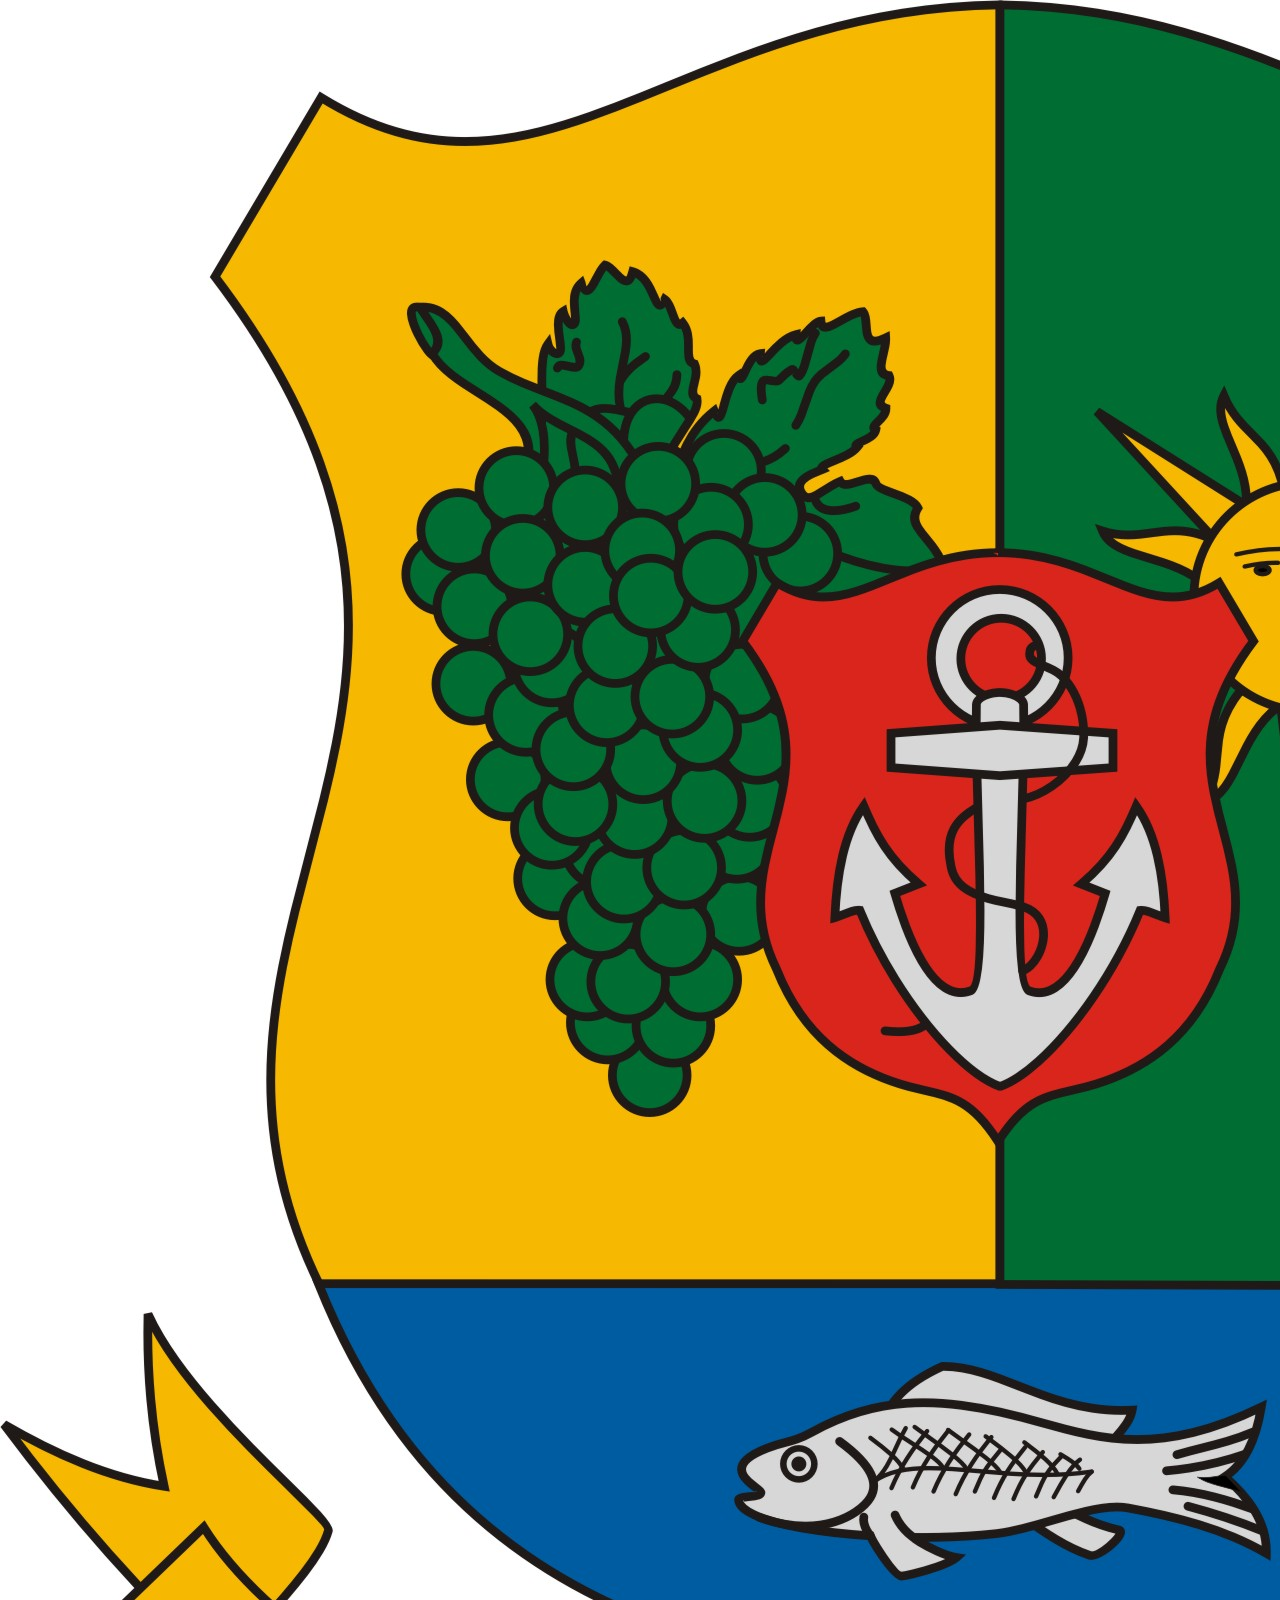
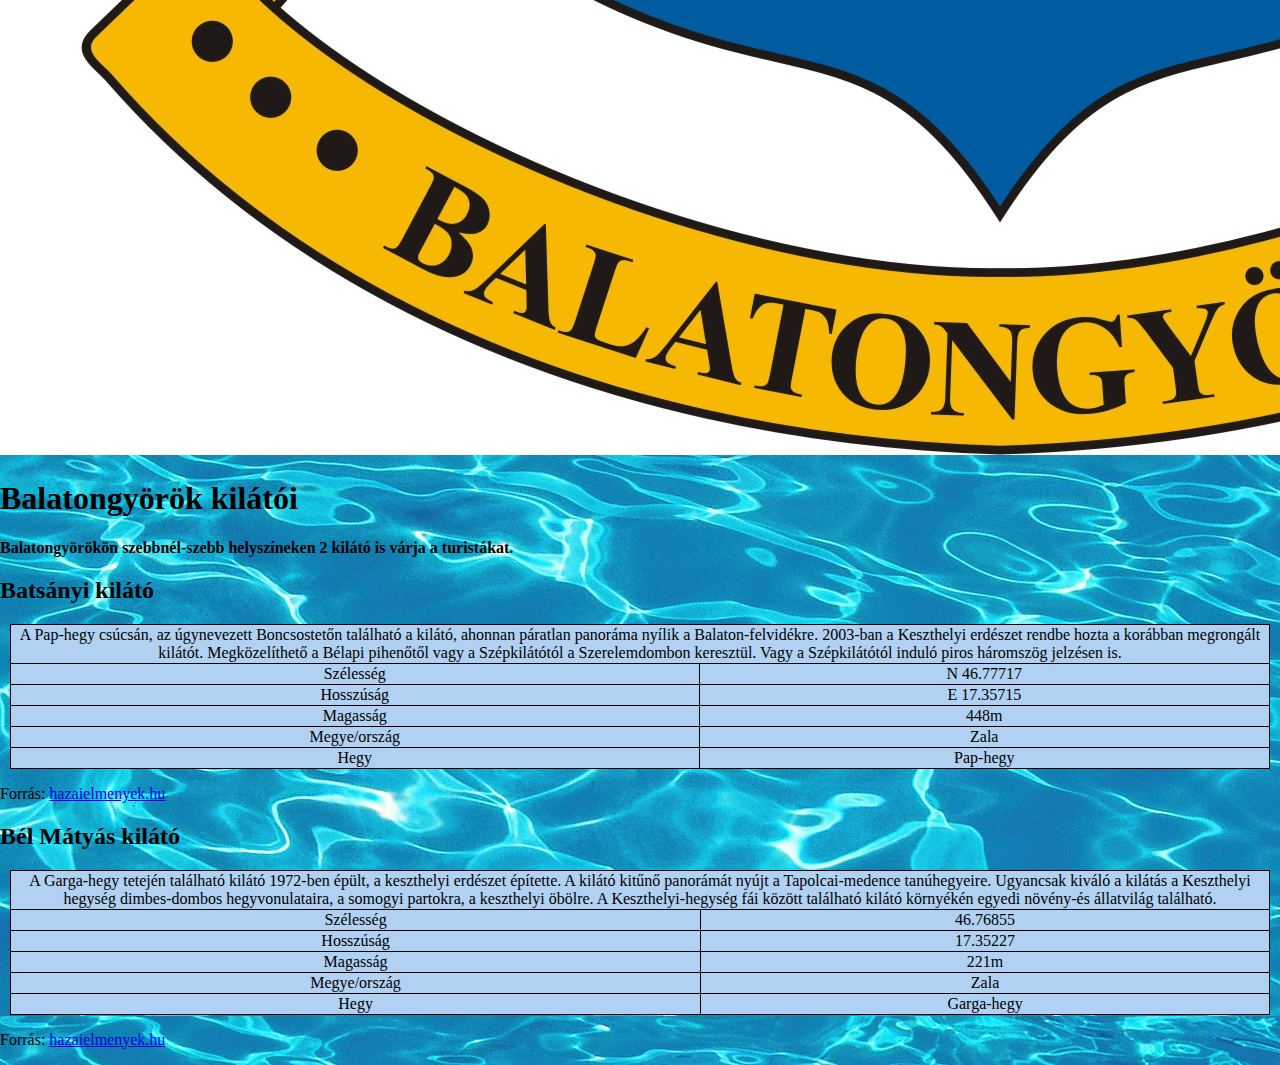
<file: balatongyorok/index.html>
<!DOCTYPE html>
<html>

<head>
    <meta charset="UTF-8">
    <title>Balatongyörök kilátói</title>
    <link rel="stylesheet" href="balatongyorok.css">
</head>

<body>
    <div class="content">
        <div class="header">
            <img class="crest" src="cimer.jpg">
            <h1>Balatongyörök kilátói</h1>
        </div>
        <p>
            <b>Balatongyörökön szebbnél-szebb helyszíneken 2 kilátó is várja a turistákat.</b>
        </p>
        <div class="panel align-left">
            <h2>Batsányi kilátó</h2>
            <table>
                <tr>
                    <td colspan="2">A Pap-hegy csúcsán, az úgynevezett Boncsostetőn található a kilátó, ahonnan páratlan panoráma nyílik
                        a Balaton-felvidékre. 2003-ban a Keszthelyi erdészet rendbe hozta a korábban megrongált kilátót.
                        Megközelíthető a Bélapi pihenőtől vagy a Szépkilátótól a Szerelemdombon keresztül. Vagy a Szépkilátótól
                        induló piros háromszög jelzésen is.
                    </td>
                </tr>
                <tr>
                    <td>Szélesség</td>
                    <td>N 46.77717 </td>
                </tr>
                <tr>
                    <td>Hosszúság</td>
                    <td>E 17.35715</td>
                </tr>
                <tr>
                    <td>Magasság</td>
                    <td>448m</td>
                </tr>
                <tr>
                    <td>Megye/ország</td>
                    <td>Zala</td>
                </tr>
                <tr>
                    <td>Hegy</td>
                    <td>Pap-hegy</td>
                </tr>
            </table>
            <p>Forrás:
                <a href="http://hazaielmenyek.hu" target="_blank">hazaielmenyek.hu</a>
            </p>
        </div>
        <div class="panel align-right">
            <h2>Bél Mátyás kilátó</h2>
            <table>
                <tr>
                    <td colspan="2">A Garga-hegy tetején található kilátó 1972-ben épült, a keszthelyi erdészet építette. A kilátó kitűnő
                        panorámát nyújt a Tapolcai-medence tanúhegyeire. Ugyancsak kiváló a kilátás a Keszthelyi hegység
                        dimbes-dombos hegyvonulataira, a somogyi partokra, a keszthelyi öbölre. A Keszthelyi-hegység fái
                        között található kilátó környékén egyedi növény-és állatvilág található.</td>
                </tr>
                <tr>
                    <td>Szélesség</td>
                    <td>46.76855</td>
                </tr>
                <tr>
                    <td>Hosszúság</td>
                    <td>17.35227</td>
                </tr>
                <tr>
                    <td>Magasság</td>
                    <td>221m</td>
                </tr>
                <tr>
                    <td>Megye/ország</td>
                    <td>Zala</td>
                </tr>
                <tr>
                    <td>Hegy</td>
                    <td>Garga-hegy</td>
                </tr>
            </table>
            <p>Forrás:
                <a href="http://hazaielmenyek.hu" target="_blank">hazaielmenyek.hu</a>
            </p>
        </div>
    </div>
</body>
</html>
</file>
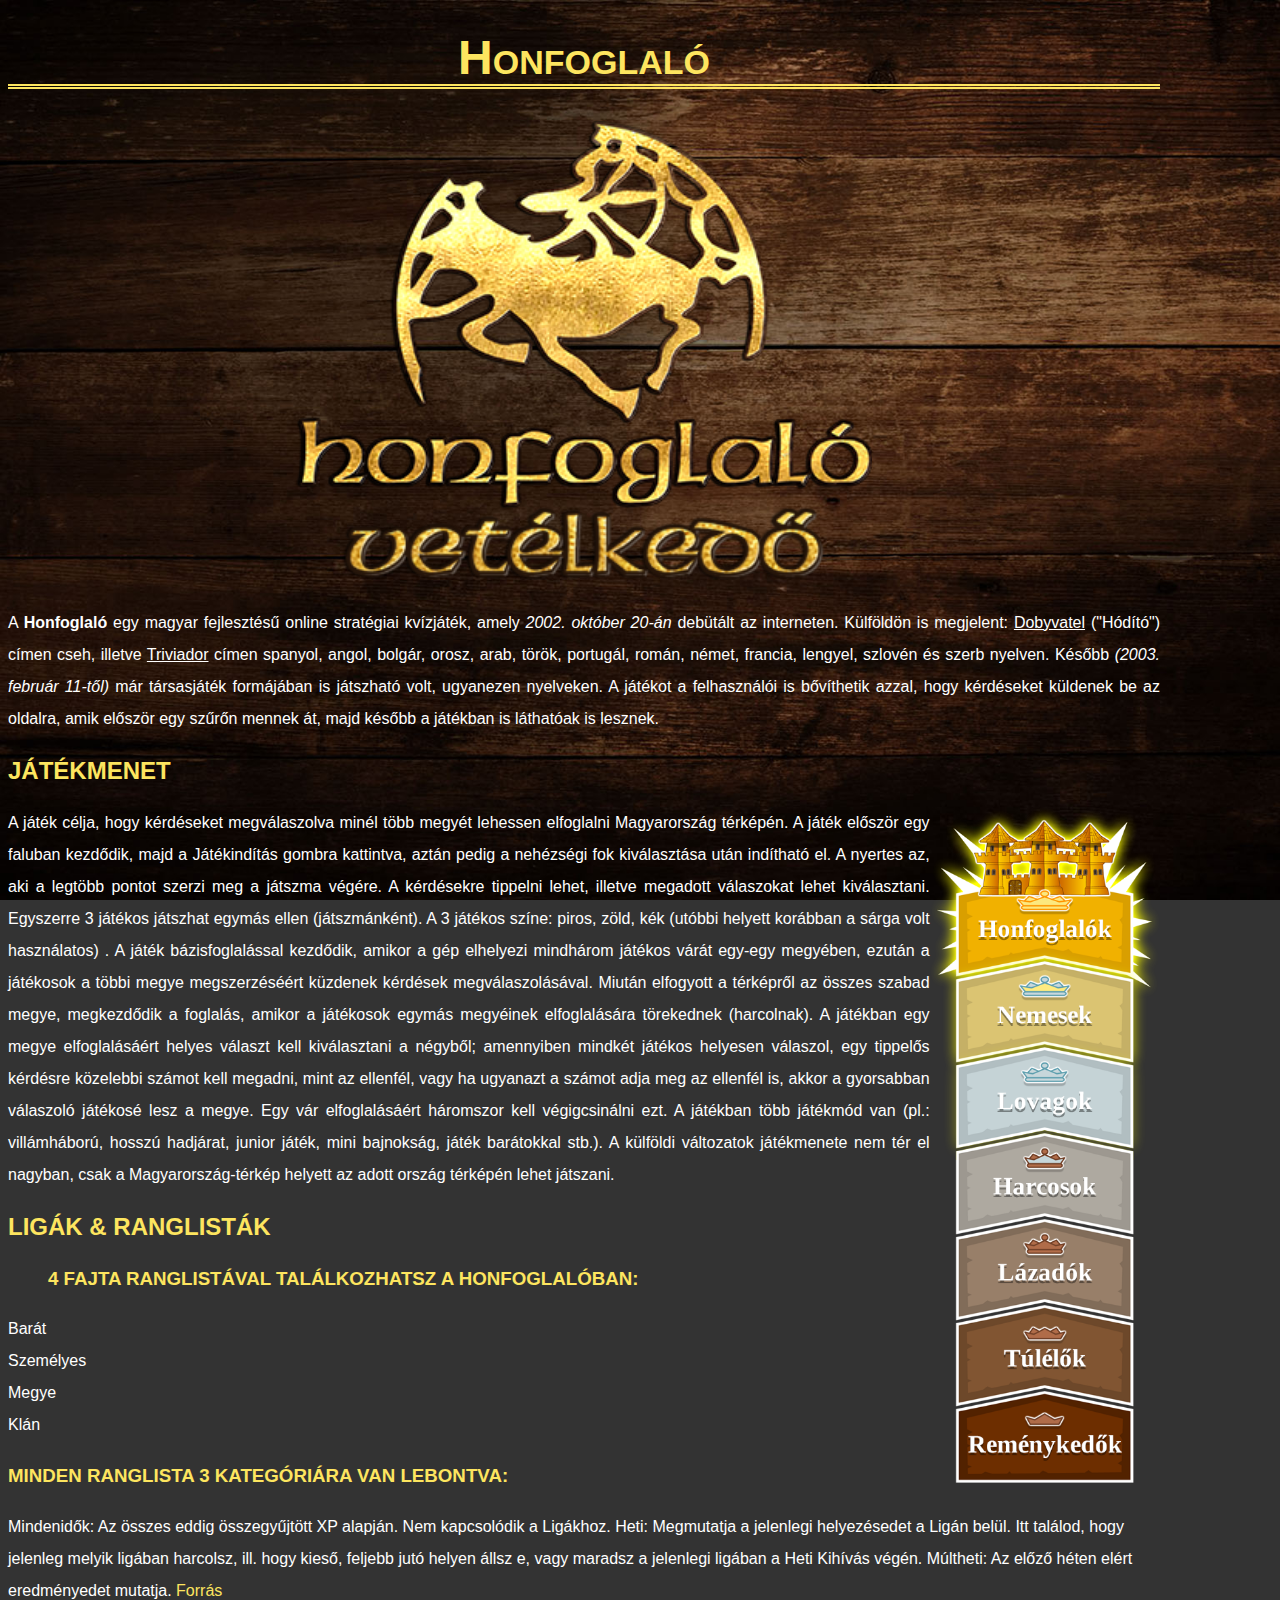
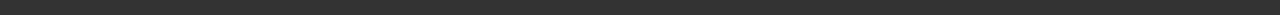
<file: honfoglalo/index.html>
<!DOCTYPE html>
<html lang="hu">
<head>
    <meta charset="UTF-8">
    <title>Document</title>
    <link rel="stylesheet" href="honfoglalo.css">
</head>
<body>
    <h1>Honfoglaló</h1>
    <center><img src="logo.png" alt="Honfoglaló játék logója" id="logo"></center>

<p> A <b>Honfoglaló</b> egy magyar fejlesztésű online stratégiai kvízjáték, amely <i> 2002. október 20-án</i> debütált az interneten. Külföldön is megjelent: <u>Dobyvatel</u> ("Hódító") címen cseh, illetve <u>Triviador</u> címen spanyol, angol, bolgár, orosz, arab, török, portugál, román, német, francia, lengyel, szlovén és szerb nyelven. Később <i> (2003. február 11-től)</i> már társasjáték formájában is játszható volt, ugyanezen nyelveken. A játékot a felhasználói is bővíthetik azzal, hogy kérdéseket küldenek be az oldalra, amik először egy szűrőn mennek át, majd később a játékban is láthatóak is lesznek.</p>

<h2>JÁTÉKMENET</h2>
<img src="League.png" alt="Klánok a honfoglalóban"class="klanok">

<p>A játék célja, hogy kérdéseket megválaszolva minél több megyét lehessen elfoglalni Magyarország térképén. A játék először egy faluban kezdődik, majd a Játékindítás gombra kattintva, aztán pedig a nehézségi fok kiválasztása után indítható el. A nyertes az, aki a legtöbb pontot szerzi meg a játszma végére. A kérdésekre tippelni lehet, illetve megadott válaszokat lehet kiválasztani. Egyszerre 3 játékos játszhat egymás ellen (játszmánként). A 3 játékos színe: piros, zöld, kék (utóbbi helyett korábban a sárga volt használatos) . A játék bázisfoglalással kezdődik, amikor a gép elhelyezi mindhárom játékos várát egy-egy megyében, ezután a játékosok a többi megye megszerzéséért küzdenek kérdések megválaszolásával. Miután elfogyott a térképről az összes szabad megye, megkezdődik a foglalás, amikor a játékosok egymás megyéinek elfoglalására törekednek (harcolnak). A játékban egy megye elfoglalásáért helyes választ kell kiválasztani a négyből; amennyiben mindkét játékos helyesen válaszol, egy tippelős kérdésre közelebbi számot kell megadni, mint az ellenfél, vagy ha ugyanazt a számot adja meg az ellenfél is, akkor a gyorsabban válaszoló játékosé lesz a megye. Egy vár elfoglalásáért háromszor kell végigcsinálni ezt. A játékban több játékmód van (pl.: villámháború, hosszú hadjárat, junior játék, mini bajnokság, játék barátokkal stb.). A külföldi változatok játékmenete nem tér el nagyban, csak a Magyarország-térkép helyett az adott ország térképén lehet játszani.</p>

<h2>LIGÁK & RANGLISTÁK</h2>
<h3><ul>4 FAJTA RANGLISTÁVAL TALÁLKOZHATSZ A HONFOGLALÓBAN:</ul></h3>
<li>Barát</li>
<li>Személyes</li>
<li>Megye</li>
<li>Klán</li>
<h3>MINDEN RANGLISTA 3 KATEGÓRIÁRA VAN LEBONTVA:</h3>
Mindenidők: Az összes eddig összegyűjtött XP alapján. Nem kapcsolódik a Ligákhoz.
Heti: Megmutatja a jelenlegi helyezésedet a Ligán belül. Itt találod, hogy jelenleg melyik ligában harcolsz, ill. hogy kieső, feljebb jutó helyen állsz e, vagy maradsz a jelenlegi ligában a Heti Kihívás végén.
Múltheti: Az előző héten elért eredményedet mutatja.
<a href="https://hu.wikipedia.org/wiki/Honfoglal%C3%B3" target="_blank">Forrás</a>
</body>
</html>
</file>
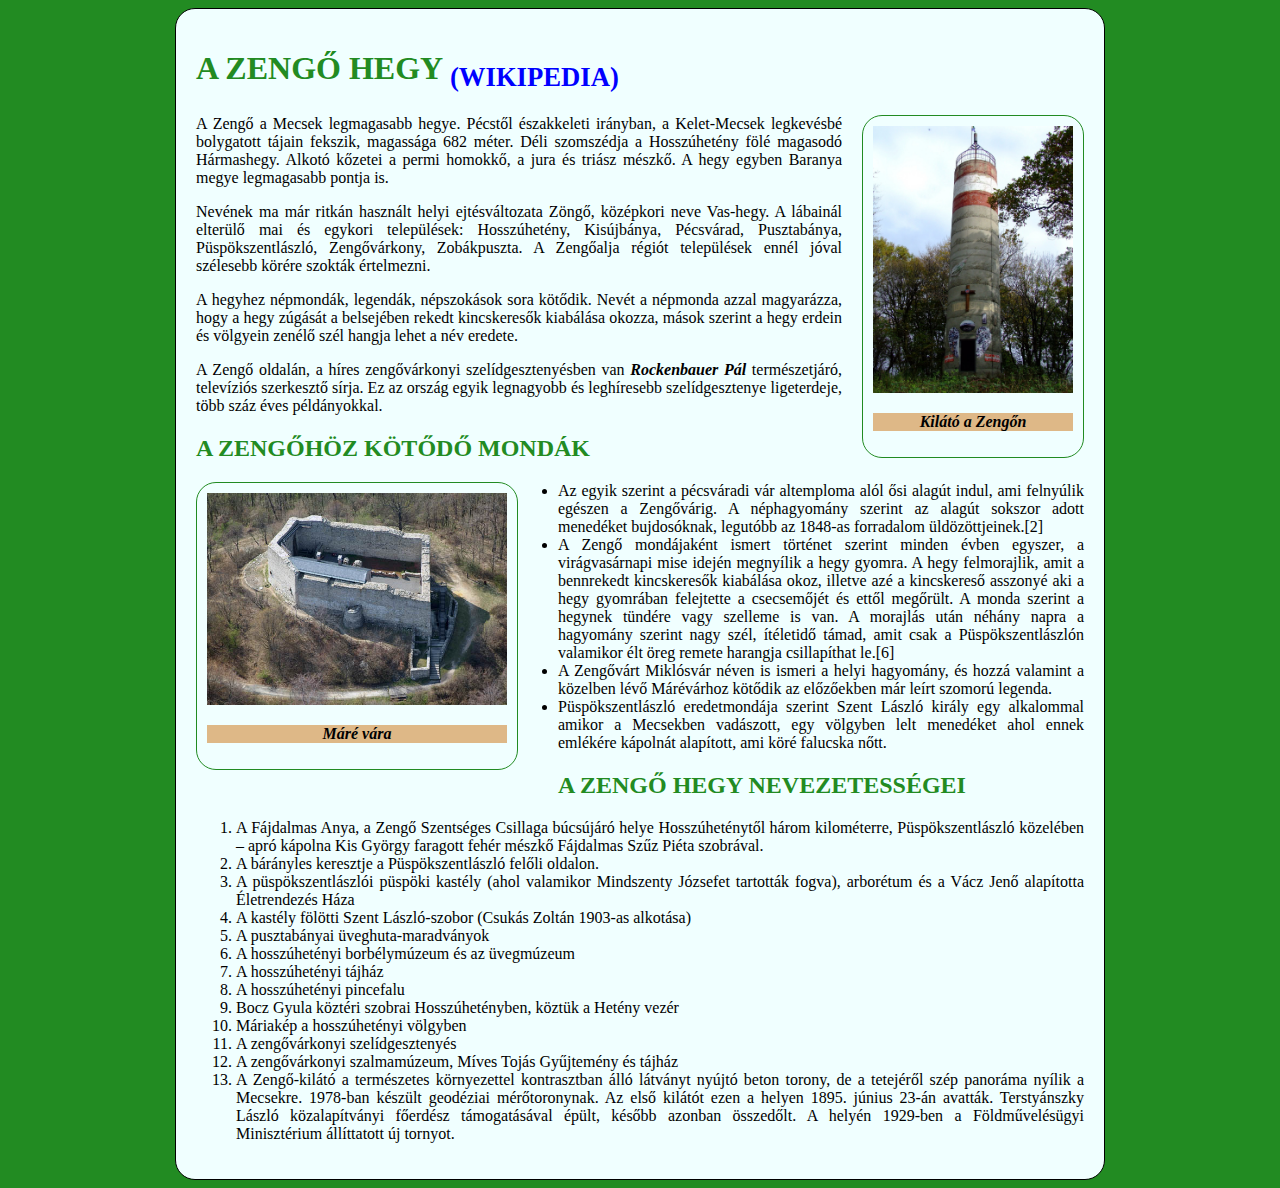
<file: zengohegy/index.html>
<!DOCTYPE html>
<html lang="hu">
<head>
    <meta name="viewport" content="width=device-width,initial-scale=1.0" charset="UTF-8">
	 <link rel="stylesheet" type="text/css" href="style.css">
	 <meta charset="utf8">
	 <title>Zengő</title>
</head>
<body>
    <div id="content" >
	<h1>A Zengő hegy <sub><a href="https://hu.wikipedia.org/wiki/Zeng%C5%91_(hegy)" target="_blank">(Wikipedia)</a></sub></h1>
        <div  id="imageright">
        <a href="zengokilato.jpg" target="_blank"><img src="zengokilato.jpg" alt="Kilátó a Zengőn" title="Kilátó a Zengőn"></a>
            <p class="kepszoveg">Kilátó a Zengőn</p>
            </div>
	<p>A Zengő a Mecsek legmagasabb hegye. Pécstől északkeleti irányban, a Kelet-Mecsek legkevésbé bolygatott tájain fekszik, magassága 682 méter. Déli szomszédja a Hosszúhetény fölé magasodó Hármashegy. Alkotó kőzetei a permi homokkő, a jura és triász mészkő. A hegy egyben Baranya megye legmagasabb pontja is.</p>

	<p>Nevének ma már ritkán használt helyi ejtésváltozata Zöngő, középkori neve Vas-hegy. A lábainál elterülő mai és egykori települések: Hosszúhetény, Kisújbánya, Pécsvárad, Pusztabánya, Püspökszentlászló, Zengővárkony, Zobákpuszta. A Zengőalja régiót települések ennél jóval szélesebb körére szokták értelmezni.</p>

	<p>A hegyhez népmondák, legendák, népszokások sora kötődik. Nevét a népmonda azzal magyarázza, hogy a hegy zúgását a belsejében rekedt kincskeresők kiabálása okozza, mások szerint a hegy erdein és völgyein zenélő szél hangja lehet a név eredete.</p>

	<p>A Zengő oldalán, a híres zengővárkonyi szelídgesztenyésben van <b><i>Rockenbauer Pál</i></b> természetjáró, televíziós szerkesztő sírja. Ez az ország egyik legnagyobb és leghíresebb szelídgesztenye ligeterdeje, több száz éves példányokkal. </p>
	<h2>A Zengőhöz kötődő mondák</h2>
         <div  id="imageleft">
             <a href="marevar.jpg" target="_blank"><img src="marevar.jpg" alt="Máré vára" title="Máré vára"></a>
            <p class="kepszoveg">Máré vára</p>
            </div>
        <ul>
            <li>Az egyik szerint a pécsváradi vár altemploma alól ősi alagút indul, ami felnyúlik egészen a Zengővárig. A néphagyomány szerint az alagút sokszor adott menedéket bujdosóknak, legutóbb az 1848-as forradalom üldözöttjeinek.[2]</li>

            <li>A Zengő mondájaként ismert történet szerint minden évben egyszer, a virágvasárnapi mise idején megnyílik a hegy gyomra. A hegy felmorajlik, amit a bennrekedt kincskeresők kiabálása okoz, illetve azé a kincskereső asszonyé aki a hegy gyomrában felejtette a csecsemőjét és ettől megőrült. A monda szerint a hegynek tündére vagy szelleme is van. A morajlás után néhány napra a hagyomány szerint nagy szél, ítéletidő támad, amit csak a Püspökszentlászlón valamikor élt öreg remete harangja csillapíthat le.[6]</li>

            <li>A Zengővárt Miklósvár néven is ismeri a helyi hagyomány, és hozzá valamint a közelben lévő Márévárhoz kötődik az előzőekben már leírt szomorú legenda.</li>

            <li>Püspökszentlászló eredetmondája szerint Szent László király egy alkalommal amikor a Mecsekben vadászott, egy völgyben lelt menedéket ahol ennek emlékére kápolnát alapított, ami köré falucska nőtt. </li>
            </ul>
	<h2>A Zengő hegy nevezetességei</h2>
        <ol>
            <li>A Fájdalmas Anya, a Zengő Szentséges Csillaga búcsújáró helye Hosszúheténytől három kilométerre, Püspökszentlászló közelében – apró kápolna Kis György faragott fehér mészkő Fájdalmas Szűz Piéta szobrával.</li>
            <li>A bárányles keresztje a Püspökszentlászló felőli oldalon.</li>
            <li>A püspökszentlászlói püspöki kastély (ahol valamikor Mindszenty Józsefet tartották fogva), arborétum és a Vácz Jenő alapította Életrendezés Háza</li>
            <li>A kastély fölötti Szent László-szobor (Csukás Zoltán 1903-as alkotása)</li>
            <li>A pusztabányai üveghuta-maradványok</li>
            <li>A hosszúhetényi borbélymúzeum és az üvegmúzeum</li>
            <li>A hosszúhetényi tájház</li>
            <li>A hosszúhetényi pincefalu</li>
            <li>Bocz Gyula köztéri szobrai Hosszúhetényben, köztük a Hetény vezér</li>
            <li>Máriakép a hosszúhetényi völgyben</li>
            <li>A zengővárkonyi szelídgesztenyés</li>
            <li>A zengővárkonyi szalmamúzeum, Míves Tojás Gyűjtemény és tájház</li>
            <li>A Zengő-kilátó a természetes környezettel kontrasztban álló látványt nyújtó beton torony, de a tetejéről szép panoráma nyílik a Mecsekre. 1978-ban készült geodéziai mérőtoronynak. Az első kilátót ezen a helyen 1895. június 23-án avatták. Terstyánszky László közalapítványi főerdész támogatásával épült, később azonban összedőlt. A helyén 1929-ben a Földművelésügyi Minisztérium állíttatott új tornyot.</li>
            </ol>
    </div>
</body>
</html>
</file>
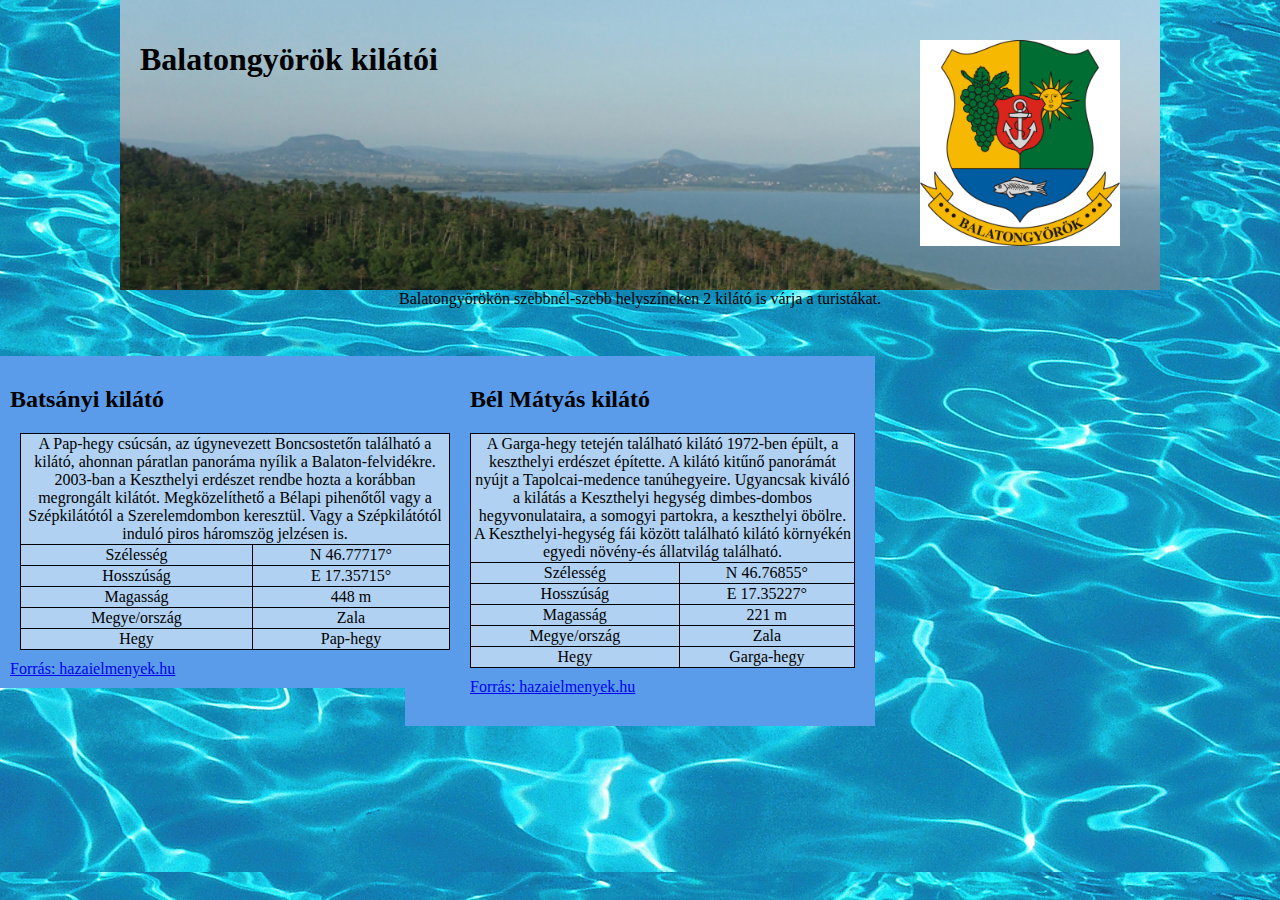
<file: balatongyorok/balatongyorok.html>
<!DOCTYPE html>
<html lang="hu">
<head>
    <meta charset="UTF-8">
    <meta name="viewport" content="width=device-width, initial-scale=1.0">
    <title>Balatongyörök kilátói</title>
    <link rel="stylesheet" href="balatongyorok.css">
</head>

<body>
<div>
    <div id="header">
        <img src="cimer.jpg" width="200px" id="cimer">
    <h1>Balatongyörök kilátói</h1>
    </div>
<center>Balatongyörökön szebbnél-szebb helyszíneken 2 kilátó is várja a turistákat.</center>
<br>
<div class="keret" id="bal">
<h2>Batsányi kilátó</h2>
<table>
    <tr>
        <td colspan="2">   
A Pap-hegy csúcsán, az úgynevezett Boncsostetőn található a kilátó, ahonnan páratlan panoráma nyílik a Balaton-felvidékre. 2003-ban a Keszthelyi erdészet rendbe hozta a korábban megrongált kilátót. Megközelíthető a Bélapi pihenőtől vagy a Szépkilátótól a Szerelemdombon keresztül. Vagy a Szépkilátótól induló piros háromszög jelzésen is.
</td>
</tr>
<tr>
<td>Szélesség
</td>	
<td>
N 46.77717°
</td>
</tr>
<tr>
    <td>
Hosszúság
</td>
<td>
E 17.35715°
</td>
</tr>
<tr>
<td>
Magasság
</td>
<td>
448 m
</td>
</tr>
<tr>
<td>    
Megye/ország
</td>
<td>Zala    
</td>
</tr>
<tr>
    <td>
Hegy
</td>
<td>
Pap-hegy
</td>
</tr>
</table>
<a href="http://hazaielmenyek.hu/latnivalo/balatongyorok/batsanyi-kilato-i11024" target="_blank">Forrás: hazaielmenyek.hu</a>
</div>
<div class="keret" id="jobb">
<h2>Bél Mátyás kilátó</h2>
<table>
    <tr>
        <td colspan="2"> 
A Garga-hegy tetején található kilátó 1972-ben épült, a keszthelyi erdészet építette. A kilátó kitűnő panorámát nyújt a Tapolcai-medence tanúhegyeire. Ugyancsak kiváló a kilátás a Keszthelyi hegység dimbes-dombos hegyvonulataira, a somogyi partokra, a keszthelyi öbölre. A Keszthelyi-hegység fái között található kilátó környékén egyedi növény-és állatvilág található. 
        </td>    
    </tr>
<tr>
    <td>Szélesség</td>
    <td>N 46.76855°</td>
</tr>        
<td>Hosszúság</td>	
<td>E 17.35227°</td>
<tr>
    <td>Magasság</td>	
    <td>221 m</td>
</tr>
<tr>
    <td>Megye/ország</td>
    <td>Zala</td> 
</tr>
<tr>
    <td>Hegy</td>	
    <td>Garga-hegy</td>
</tr>         




<table>
<a href="http://hazaielmenyek.hu/latnivalo/balatongyorok/bel-matyas-kilato-i3761" target="_blank">Forrás: hazaielmenyek.hu</a>
</div>
</div>
</body>
</html>
</file>
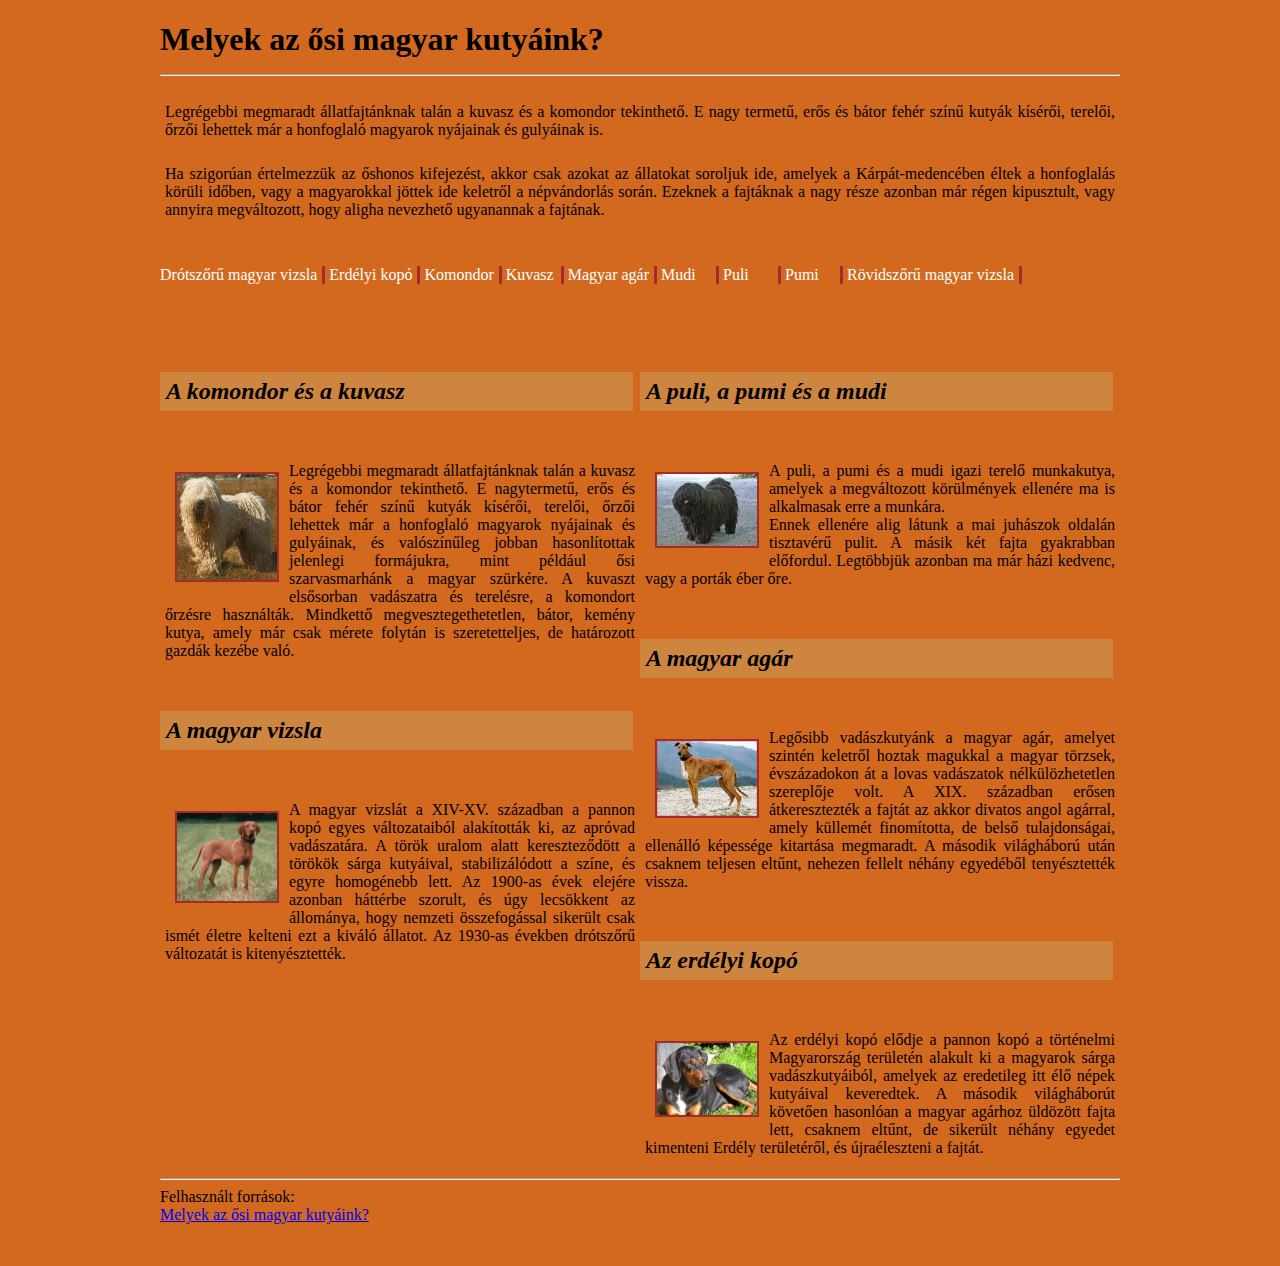
<file: kutyafajtak/magyarkutyak.html>
<!DOCTYPE html>
<html lang="hu">
<head>
    <meta charset="UTF-8">
    <title>Magyarországi kutyafajták</title>
    <link rel="stylesheet" href="magyarkutyak.css">
</head>
<body>
    <h1>Melyek az ősi magyar kutyáink?<hr></h1>

    <p>Legrégebbi megmaradt állatfajtánknak talán a kuvasz és a komondor tekinthető. E nagy termetű, erős és bátor fehér színű kutyák kísérői, terelői, őrzői lehettek már a honfoglaló magyarok nyájainak és gulyáinak is.</p>
    
    <p>Ha szigorúan értelmezzük az őshonos kifejezést, akkor csak azokat az állatokat soroljuk ide, amelyek a Kárpát-medencében éltek a honfoglalás körüli időben, vagy a magyarokkal jöttek ide keletről a népvándorlás során. Ezeknek a fajtáknak a nagy része azonban már régen kipusztult, vagy annyira megváltozott, hogy aligha nevezhető ugyanannak a fajtának.</p>
    
    <p>
    <dl>   
    <dt>Drótszőrű magyar vizsla</dt>
    <dt>Erdélyi kopó</dt>
    <dt>Komondor</dt>
    <dt>Kuvasz</dt>
    <dt>Magyar agár</dt>
    <dt>Mudi</dt>
    <dt>Puli</dt>
    <dt>Pumi</dt>
    <dt>Rövidszőrű magyar vizsla</dt>
    </dl>
    </p>
    <div class="hasab">
    <p><h2>A komondor és a kuvasz</h2></p>
    <p><img src="komondor.jpg" class="kep" alt="komondor.jpg" title="komondor.jpg"> Legrégebbi megmaradt állatfajtánknak talán a kuvasz és a komondor tekinthető. E nagytermetű, erős és bátor fehér színű kutyák kísérői, terelői, őrzői lehettek már a honfoglaló magyarok nyájainak és gulyáinak, és valószínűleg jobban hasonlítottak jelenlegi formájukra, mint például ősi szarvasmarhánk a magyar szürkére. A kuvaszt elsősorban vadászatra és terelésre, a komondort őrzésre használták. Mindkettő megvesztegethetetlen, bátor, kemény kutya, amely már csak mérete folytán is szeretetteljes, de határozott gazdák kezébe való.</p>
    
    <p><h2>A magyar vizsla</h2></p>
    <p><img src="vizsla.jpg" class="kep" alt="vizsla.jpg" title="vizsla.jpg"> A magyar vizslát a XIV-XV. században a pannon kopó egyes változataiból alakították ki, az apróvad vadászatára. A török uralom alatt kereszteződött a törökök sárga kutyáival, stabilizálódott a színe, és egyre homogénebb lett. Az 1900-as évek elejére azonban háttérbe szorult, és úgy lecsökkent az állománya, hogy nemzeti összefogással sikerült csak ismét életre kelteni ezt a kiváló állatot. Az 1930-as években drótszőrű változatát is kitenyésztették.</p>
    </div>
    <div class="hasab">
    <p><h2>A puli, a pumi és a mudi</h2></p>
    <p><img src="puli.jpg" class="kep" alt="puli.jpg" title="puli.jpg"> A puli, a pumi és a mudi igazi terelő munkakutya, amelyek a megváltozott körülmények ellenére ma is alkalmasak erre a munkára.<br> Ennek ellenére alig látunk a mai juhászok oldalán tisztavérű pulit. A másik két fajta gyakrabban előfordul. Legtöbbjük azonban ma már házi kedvenc, vagy a porták éber őre.</p>
    
    <p><h2>A magyar agár</h2></p>
    <p><img src="agar.jpg" class="kep" alt="agar.jpg" title="agar.jpg"> Legősibb vadászkutyánk a magyar agár, amelyet szintén keletről hoztak magukkal a magyar törzsek, évszázadokon át a lovas vadászatok nélkülözhetetlen szereplője volt. A XIX. században erősen átkeresztezték a fajtát az akkor divatos angol agárral, amely küllemét finomította, de belső tulajdonságai, ellenálló képessége kitartása megmaradt. A második világháború után csaknem teljesen eltűnt, nehezen fellelt néhány egyedéből tenyésztették vissza.</p>
    
    <p><h2>Az erdélyi kopó</h2></p>
    <p><img src="kopo.jpg" class="kep" alt="kopo.jpg" title="kopo.jpg"> Az erdélyi kopó elődje a pannon kopó a történelmi Magyarország területén alakult ki a magyarok sárga vadászkutyáiból, amelyek az eredetileg itt élő népek kutyáival keveredtek. A második világháborút követően hasonlóan a magyar agárhoz üldözött fajta lett, csaknem eltűnt, de sikerült néhány egyedet kimenteni Erdély területéről, és újraéleszteni a fajtát.</p>
    </div>
    
    <p><hr>Felhasznált források:
    <br>
    <a href="http://www.haziallat.hu/kutya/kutyafajtak/oshonos-kutyaink-kuvasz-komondor-magyar-vizsla-puli-pumi-mudi-magyar-agar-erdelyi-kopo/2235/">Melyek az ősi magyar kutyáink?</a></p>    
</body>
</html>
</file>
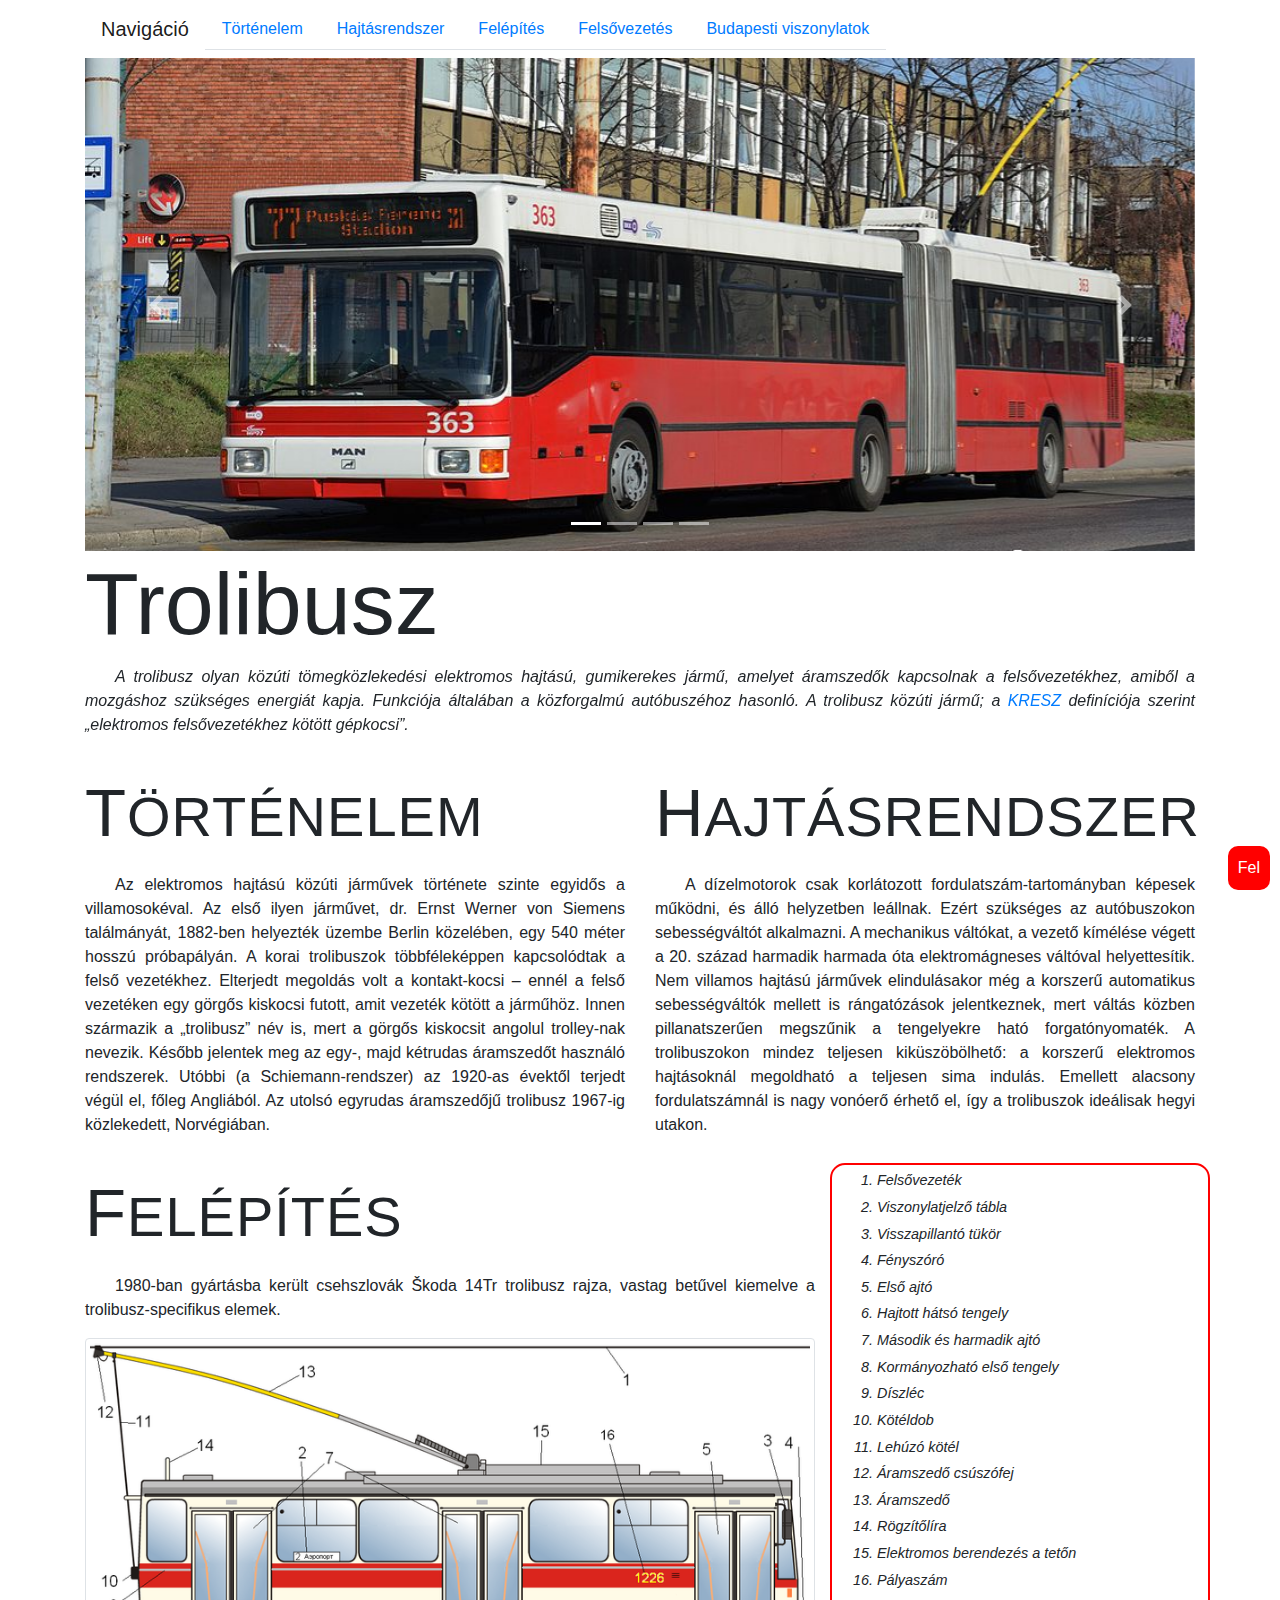
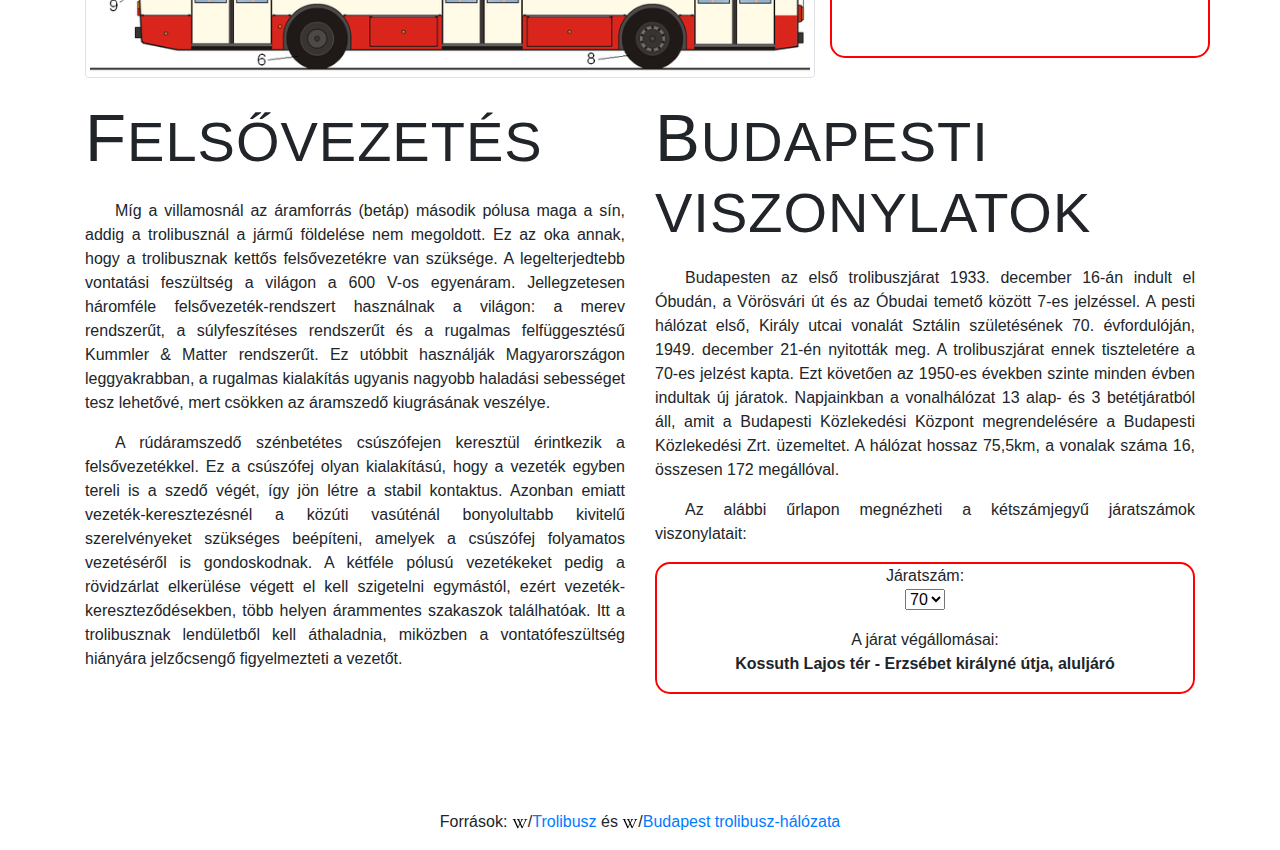
<file: trolibusz/troli.html>
<!DOCTYPE html>
<html lang="hu">

<head>
  <meta charset="utf-8"
  <meta name="viewport" content="width=device-width, initial-scale=1">
  <link rel="stylesheet" href="css/bootstrap.min.css">
  <link rel="stylesheet" href="troli.css">
  <script src="troli.js"></script>
  <script src="js/jquery.min.js"></script>
  <script src="js/popper.min.js"></script>
  <script src="js/bootstrap.min.js"></script>
  <style>
  /* Make the image fully responsive */
  .carousel-inner img {
      width: 100%;
      height: 100%;
  }
  </style>
  <title>Trolibuszok</title>
</head>

<body>

<div class="container">
<nav class="navbar navbar-expand-lg navbar-light bg-red">
  <a class="navbar-brand" href="#">Navigáció </a>
  <button class="navbar-toggler" type="button" data-toggle="collapse" data-target="#navbarNav" aria-controls="navbarNav" aria-expanded="false" aria-label="Toggle navigation">
    <span class="navbar-toggler-icon"></span>
  </button>
  <div class="collapse navbar-collapse" id="navbarNav">
    <ul class="nav nav-tabs bg-red">
      <li class="nav-item active">
        <a class="nav-link" href="#tortenelem">Történelem <span class="sr-only">(current)</span></a>
      </li>
      <li class="nav-item">
        <a class="nav-link" href="#hajtasrendszer">Hajtásrendszer</a>
      </li>
      <li class="nav-item">
        <a class="nav-link" href="#felepites">Felépítés</a>
      </li>
      <li class="nav-item">
        <a class="nav-link" href="#felsovezetes">Felsővezetés</a>
      </li>
      <li class="nav-item">
        <a class="nav-link" href="#viszonylatok">Budapesti viszonylatok</a>
      </li>      
    </ul>
  </div>
</nav>
</div>

<div id="slider" class="container carousel slide" data-ride="carousel">
  <!-- Indicators -->
  <ul class="carousel-indicators">
    <li data-target="#slider" data-slide-to="0" class="active"></li>
    <li data-target="#slider" data-slide-to="1"></li>
    <li data-target="#slider" data-slide-to="2"></li>
    <li data-target="#slider" data-slide-to="3"></li>
  </ul>  
  <!-- The slideshow -->
  <div class="carousel-inner">
    <div class="carousel-item active">
      <img src="01.jpg" alt="MAN NGE152" title="MAN NGE152">
    </div>
    <div class="carousel-item">
      <img src="02.jpg" alt="Ikarus 411T" title="Ikarus 411T">
    </div>
    <div class="carousel-item">
      <img src="03.jpg" alt="Solaris Trollino 18 III" title="Solaris Trollino 18 III">
    </div>
    <div class="carousel-item">
      <img src="04.jpg" alt="Ikarus 280T" title="Ikarus 280T">
    </div>
  </div>  
  <!-- Left and right controls -->
  <a class="carousel-control-prev" href="#slider" data-slide="prev">
    <span class="carousel-control-prev-icon"></span>
  </a>
  <a class="carousel-control-next" href="#slider" data-slide="next">
    <span class="carousel-control-next-icon"></span>
  </a>
</div>

  
<div class="container">
  <div class="row">
    <div class="col-lg-12">
	  <h1 class="display-2">Trolibusz</h1>
      <p id="def">A trolibusz olyan közúti tömegközlekedési elektromos hajtású, gumikerekes jármű, amelyet áramszedők kapcsolnak a felsővezetékhez, amiből a mozgáshoz szükséges energiát kapja. Funkciója általában a közforgalmú autóbuszéhoz hasonló. A trolibusz közúti jármű; a <a href="http://net.jogtar.hu/kresz">KRESZ</a> definíciója szerint „elektromos felsővezetékhez kötött gépkocsi”.</p>     
    </div>
  </div>
  <div class="row">
    <div class="col-lg-6" id="tortenelem">
      <h2 class="display-4">Történelem</h2>
      <p>Az elektromos hajtású közúti járművek története szinte egyidős a villamosokéval. Az első ilyen járművet, dr. Ernst Werner von Siemens találmányát, 1882-ben helyezték üzembe Berlin közelében, egy 540 méter hosszú próbapályán. A korai trolibuszok többféleképpen kapcsolódtak a felső vezetékhez. Elterjedt megoldás volt a kontakt-kocsi – ennél a felső vezetéken egy görgős kiskocsi futott, amit vezeték kötött a járműhöz. Innen származik a „trolibusz” név is, mert a görgős kiskocsit angolul trolley-nak nevezik. Később jelentek meg az egy-, majd kétrudas áramszedőt használó rendszerek. Utóbbi (a Schiemann-rendszer) az 1920-as évektől terjedt végül el, főleg Angliából. Az utolsó egyrudas áramszedőjű trolibusz 1967-ig közlekedett, Norvégiában.</p>
    </div>
    <div class="col-lg-6" id="hajtasrendszer">
      <h2 class="display-4">Hajtásrendszer</h2>
      <p>A dízelmotorok csak korlátozott fordulatszám-tartományban képesek működni, és álló helyzetben leállnak. Ezért szükséges az autóbuszokon sebességváltót alkalmazni. A mechanikus váltókat, a vezető kímélése végett a 20. század harmadik harmada óta elektromágneses váltóval helyettesítik. Nem villamos hajtású járművek elindulásakor még a korszerű automatikus sebességváltók mellett is rángatózások jelentkeznek, mert váltás közben pillanatszerűen megszűnik a tengelyekre ható forgatónyomaték. A trolibuszokon mindez teljesen kiküszöbölhető: a korszerű elektromos hajtásoknál megoldható a teljesen sima indulás. Emellett alacsony fordulatszámnál is nagy vonóerő érhető el, így a trolibuszok ideálisak hegyi utakon.</p>
    </div>
   </div>
   <div class="row">
    <div class="col-lg-8" id="felepites">
      <h2 class="display-4">Felépítés</h2> 
      <p>1980-ban gyártásba került csehszlovák Škoda 14Tr trolibusz rajza, vastag betűvel kiemelve a trolibusz-specifikus elemek.</p>
      <img src="jarmu.png" class="img-thumbnail" alt="Trolibusz felépítése" title="Trolibusz felépítése"/>      
     </div>
      <div class="col-lg-4" id="magyarazat">        
        <ol>
          <li>Felsővezeték</li>
          <li>Viszonylatjelző tábla</li>
          <li>Visszapillantó tükör</li>
          <li>Fényszóró</li>
          <li>Első ajtó</li>
          <li>Hajtott hátsó tengely</li>
          <li>Második és harmadik ajtó</li>
          <li>Kormányozható első tengely</li>
          <li>Díszléc</li>
          <li>Kötéldob</li>
          <li>Lehúzó kötél</li>
          <li>Áramszedő csúszófej</li>
          <li>Áramszedő</li>
          <li>Rögzítőlíra</li>
          <li>Elektromos berendezés a tetőn</li>
          <li>Pályaszám</li>
        </ol>
      </div>
    </div>    
    <div class="row">
    <div class="col-lg-6" id="felsovezetes">
      <h2 class="display-4">Felsővezetés</h2>        
      <p>Míg a villamosnál az áramforrás (betáp) második pólusa maga a sín, addig a trolibusznál a jármű földelése nem megoldott. Ez az oka annak, hogy a trolibusznak kettős felsővezetékre van szüksége. A legelterjedtebb vontatási feszültség a világon a 600 V-os egyenáram. Jellegzetesen háromféle felsővezeték-rendszert használnak a világon: a merev rendszerűt, a súlyfeszítéses rendszerűt és a rugalmas felfüggesztésű Kummler & Matter rendszerűt. Ez utóbbit használják Magyarországon leggyakrabban, a rugalmas kialakítás ugyanis nagyobb haladási sebességet tesz lehetővé, mert csökken az áramszedő kiugrásának veszélye.</p>
      <p>A rúdáramszedő szénbetétes csúszófejen keresztül érintkezik a felsővezetékkel. Ez a csúszófej olyan kialakítású, hogy a vezeték egyben tereli is a szedő végét, így jön létre a stabil kontaktus. Azonban emiatt vezeték-keresztezésnél a közúti vasúténál bonyolultabb kivitelű szerelvényeket szükséges beépíteni, amelyek a csúszófej folyamatos vezetéséről is gondoskodnak. A kétféle pólusú vezetékeket pedig a rövidzárlat elkerülése végett el kell szigetelni egymástól, ezért vezeték-kereszteződésekben, több helyen árammentes szakaszok találhatóak. Itt a trolibusznak lendületből kell áthaladnia, miközben a vontatófeszültség hiányára jelzőcsengő figyelmezteti a vezetőt.</p>      
    </div>
    <div class="col-lg-6" id="viszonylatok">
      <h2 class="display-4">Budapesti viszonylatok</h2> 
      <p>Budapesten az első trolibuszjárat 1933. december 16-án indult el Óbudán, a Vörösvári út és az Óbudai temető között 7-es jelzéssel. A pesti hálózat első, Király utcai vonalát Sztálin születésének 70. évfordulóján, 1949. december 21-én nyitották meg. A trolibuszjárat ennek tiszteletére a 70-es jelzést kapta. Ezt követően az 1950-es években szinte minden évben indultak új járatok. Napjainkban a vonalhálózat 13 alap- és 3 betétjáratból áll, amit a Budapesti Közlekedési Központ megrendelésére a Budapesti Közlekedési Zrt. üzemeltet. A hálózat hossaz 75,5km, a vonalak száma 16, összesen 172 megállóval.</p>
      <p>Az alábbi űrlapon megnézheti a kétszámjegyű járatszámok viszonylatait:</p>
      <form method="post" id="jaratviszonylatok">
      <p>Járatszám: 
      <br>
      <select onchange="vegallomasKiiras(this.value)" id="jaratSzam">       
      <script>
        vegallomasNevek.forEach(jaratKiiras);
      </script>
      </select>
      </p>
      <p>A járat végállomásai:<br>
      <b id="vegallomasok">
        <script>vegallomasKiiras("70");</script>
      </b>
      </p>
      </form>
    </div>
  </div>
  <button onclick="fel()" id="felGomb" title="Az oldal tetejére">Fel</button> 
</div>
<footer class="text-center py-3">Források:
    <img src="wikiindexico.png">/<a href="https://hu.wikipedia.org/wiki/Trolibusz" target="_blank">Trolibusz</a>
    és
    <img src="wikiindexico.png">/<a href="https://hu.wikipedia.org/wiki/Budapest_trolibuszvonal-hálózata" target="_blank">Budapest trolibusz-hálózata</a>
</footer>

</body>
</html>
</file>
<file: balatongyorok/balatongyorok.css>
body{
    background-image: url(back.jpg);
    margin: auto;
}
#header{
    margin: auto;
    padding: 20px;
    min-width: 650px;
    max-width: 1000px;
    min-height: 207px;
    background-image: url(panorama.jpg);
    width: 1000px;
    background-repeat: no-repeat;
    background-position: center;
    background-size: cover;
    height: 250px;
}
div{
    margin: auto;
}
#cimer{
    float: right;
    margin: 20px;
}
.keret{
    
    width: 450px;
    background-color: #5B9CEA;
    margin-top: 30px;
    
    padding: 10px;
}
table{
    text-align: center;
    background-color: #B0D1F1;
    margin: 10px;
    border-collapse: collapse;
}
#bal{
    float: left;
    width: 450px;

}
#right{
    float: right;
    width: 450px;
}
table td{
border: 1px solid black;
}
</file>
<file: honfoglalo/honfoglalo.css>
﻿body{
    background-image: url(bg.jpg);
    background-size:cover;
    background-repeat: no-repeat;
    background-color: #333;
    color: white;
    font-family: "Lucida Sans Unicode", "Lucida Grande", sans-serif;
    line-height: 2em;
    background-attachment: fixed;
    width: 90%;
    height: 100%;
    background-position: center;

    
}
.kor{
    list-style:circle;
}
.romai{
    list-style:upper-roman;
}
.tartalom{
    width: 80%;
    margin: 0 auto;
    width: 80%;
}
h1{
    color: #FDE55F;
    font-variant: small-caps;
    text-align: center;
    font-size: 3em;
    border-bottom-style: double;
    border-bottom-width: 5px;
    border-bottom-color: #FDE55F;
    padding: 10px;
}
h2,h3{
    color: #FDE55F;
    text-transform: uppercase;
}
#logo{
    width: 50%;
    
    
}
.kozepre{
    text-align: center;
}
p{
    text-align: justify;
}
.klanok{
    width: 20%;
    float: right;
}
a{
    text-decoration: none;
    color: #FDE55F;
}
a:hover{
    color: #FDE55F;
}
#kep{
    float: right;
    margin-right: 25px;
}
</file>
<file: zengohegy/style.css>
body{
    background-color: forestgreen;
}
#content{
max-width: 888px;
    width: auto;
    margin: 0 auto;
    background-color: azure;
    border-radius: 20px;
    border: 1px solid black;
    padding: 20px;
}
#imageright{
	float: right;
    max-width: 200px;
    width: auto;
    margin-left: 20px;
    border: 1px solid forestgreen;
    padding: 10px;
    border-radius: 20px;
}
#imageright img{
    max-width: 200px;
    width: auto;
}
#imageleft{
    float: left;
	max-width: 300px;
    width: auto;
    margin-right: 40px;
    margin-bottom: 20px;
    border: 1px solid forestgreen;
    padding: 10px;
    border-radius: 20px;
}
#imageleft img{   
	max-width: 300px;
    width: auto;
}
.kepszoveg{
	font-weight: bold;
    font-style: italic;
    text-align: center;
	background-color: burlywood;
}
a{
    text-decoration: none;
    color: blue;
}
a:hover{
    color: red;
}
h1,h2{
    text-transform: uppercase;
    color: forestgreen;
}
p,li{
    text-align: justify;
}
</file>
<file: kutyafajtak/magyarkutyak.css>
.hasab {
    float: left;
    margin: right 25px;
    max-width: 480px;
}


footer {


}
body{
    background-color: chocolate;
    width: 960px;
    margin: auto;
}
dl dt{
    display: inline-block;
    min-width: 50px;
    color: white;
    padding-right: 5px;
    border: solid;
    border-color: #a52a2a;
    border-left: 2px;
    border-top: 2px;
    border-bottom: 2px;

}
h2{
    width: 96%;
    background-color: #cd853f;
    padding: 6px;
    font-style: italic;
}
.kep{
    width: 100px;
    float: left;
    border: solid 2px;
    border-color: #a52a2a;
    margin: 10px;
    
}
p{
    text-align: justify;
    padding: 5px;
}
h1{
    border-color: #a52a2a;
    
}
</file>
<file: trolibusz/troli.css>
h2{
  letter-spacing: 1px;
  margin-top: 20px;
  margin-bottom: 20px;
  text-transform: uppercase;
}

h2:first-letter {
  font-size: 120%;
  margin-top: 50px;
}

p{
  text-indent: 30px;
  text-align: justify;
}

#def{
  font-style: italic;
  text-align: justify;
}

#jaratviszonylatok{
  text-align: center;
  border: 2px solid red;
  border-radius: 15px;
  margin-bottom: 100px;
}

#jaratviszonylatok p{
  text-indent: 0px;
  text-align: center;
}

#magyarazat{
  border: 2px solid red;
  border-radius: 15px;
  margin: 10px 0px 20px;
}

#magyarazat ol li{
  margin: 5px -10px 0px;
  font-style: italic;
  font-size: 90%;
}

#felGomb {
  position: fixed;
  bottom: 10px;
  right: 10px;
  z-index: 99; 
  border: none;
  outline: none;
  background-color: red;
  color: white;
  cursor: pointer;
  padding: 10px;
  border-radius: 10px; 
  }
#felGomb:hover{ 
  background-color: #555; 
  }
</file>
